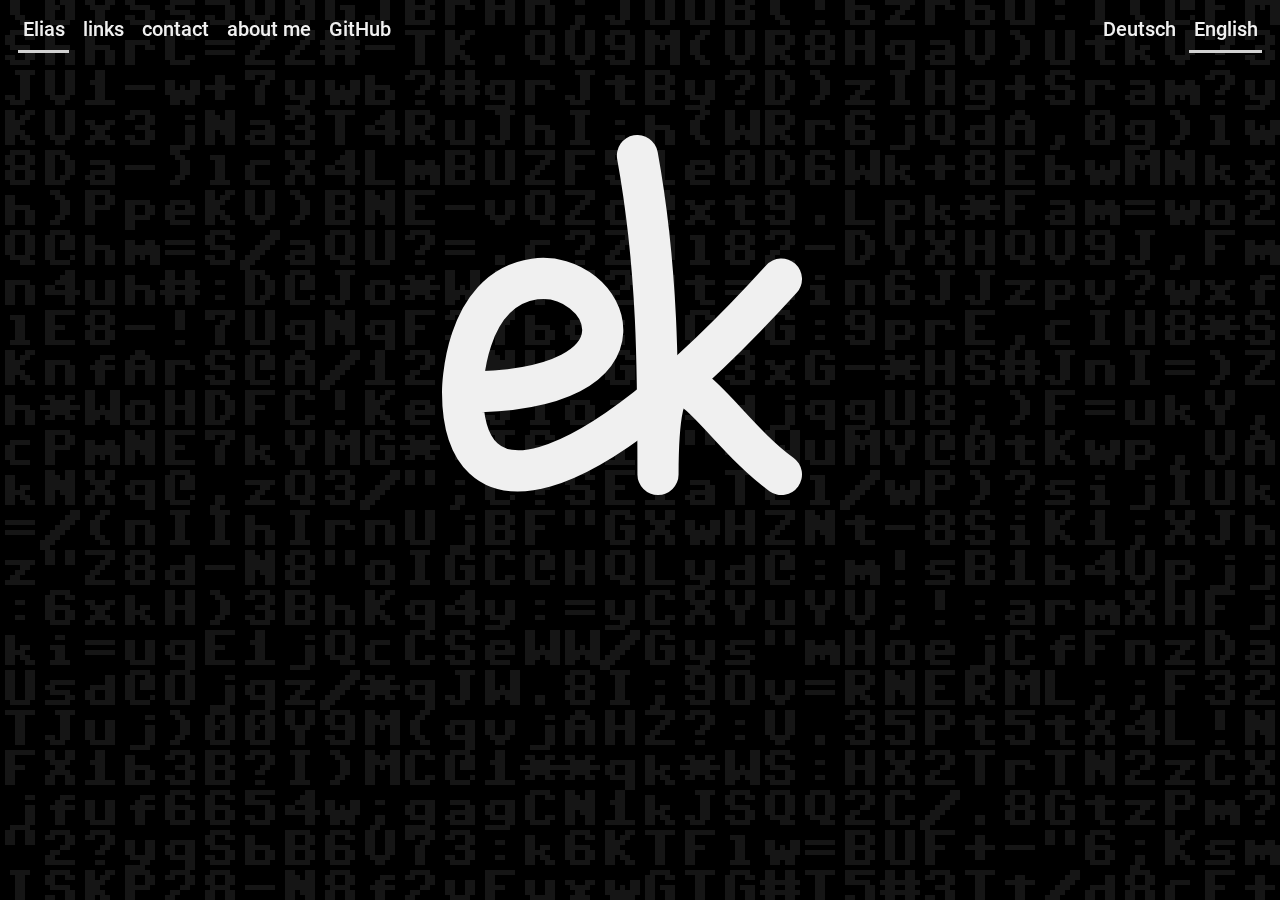
<file: index.html>
<!DOCTYPE html>
<html>
    <head>
        <title>Elias Kamm</title>
        <link rel="icon" href="/favicon.ico" sizes="any"/>
        <link rel="icon" href="/favicon.svg" type="image/svg+xml"/>

        <meta charset="UTF-8"/>
        <meta name="viewport" content="width=device-width, initial-scale=1.0"/>
        <meta name="description" content="Hi! I'm Elias Kamm. | Hi! Ich bin Elias Kamm."/>
        <meta name="keywords" content="Elias Kamm, Developer, Programmer, Designer, Entwickler, Programmierer, Gestalter"/>
        <meta name="author" content="Elias Kamm"/>

        <script>
            let german = false,
                language = navigator.language.toLowerCase() ?? 'en',
                search = new URLSearchParams(window.location.search),
                path = '/';
            
            if (language.startsWith('de')) german = true;
            
            if (search.has('path')) path = search.get('path');

            window.location.replace((german ? '/de' : '/en') + path);
        </script>
    </head>

    <body>
        <center>
            <h2>Elias Kamm</h2><br>

            <h1>Click <a href="/en/">here</a> to continue.</h1>
            <h1>Klicken Sie <a href="/de/">hier</a> zum Fortfahren.</h1>
        </center>
    </body>
</html>
</file>
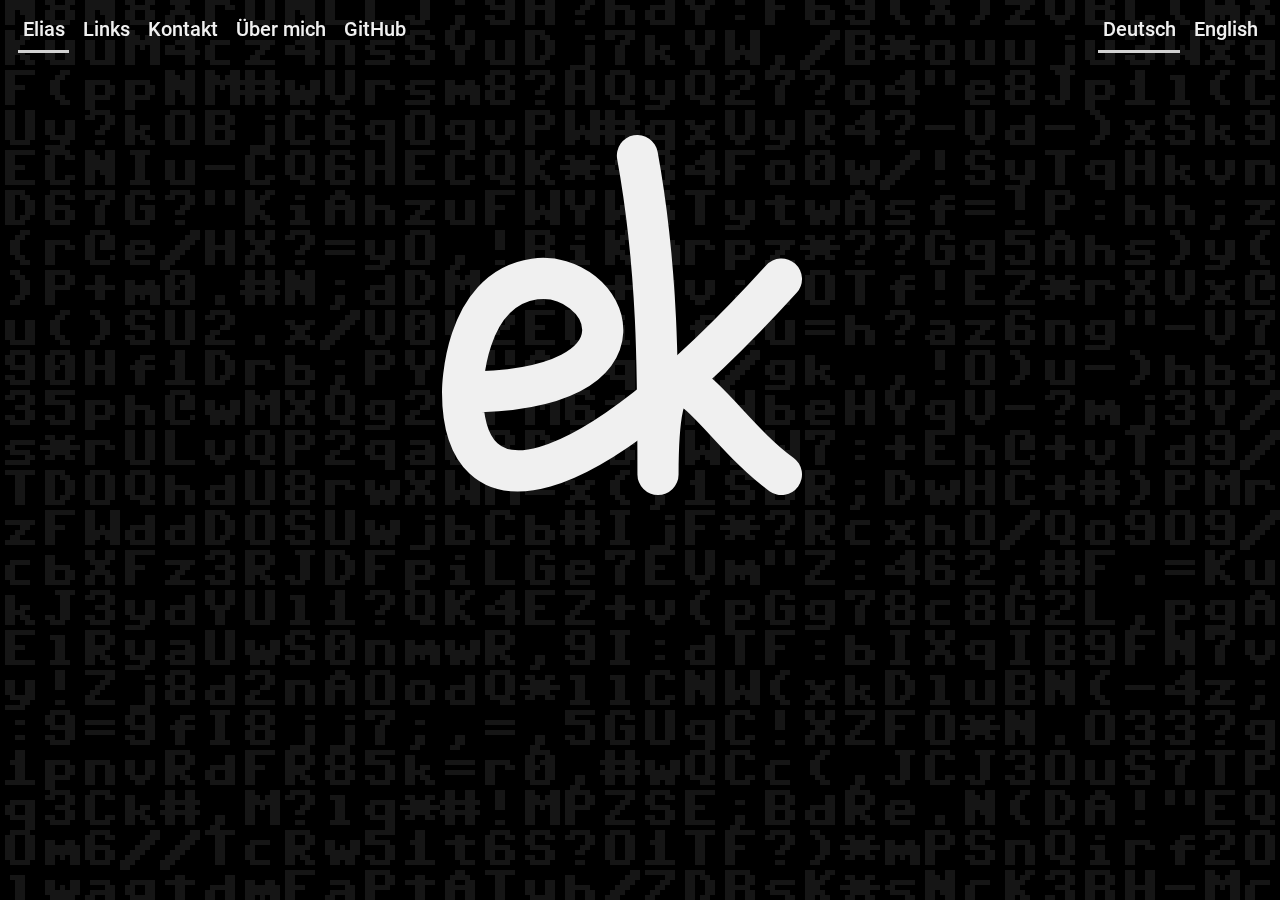
<file: de/index.html>
<!DOCTYPE html>
<html lang="de">
    <head>
        <title>Elias Kamm</title>
        <link rel="icon" href="/favicon.ico" sizes="any"/>
        <link rel="icon" href="/favicon.svg" type="image/svg+xml"/>

        <meta charset="UTF-8"/>
        <meta name="viewport" content="width=device-width, initial-scale=1.0"/>
        <meta name="description" content="Hi! Ich bin Elias Kamm. Das hier ist meine Homepage."/>
        <meta name="keywords" content="Elias Kamm, Designer, Entwickler, Programmierer, Gestalter"/>
        <meta name="author" content="Elias Kamm"/>

        <link rel="stylesheet" href="/common/style.css"/>
        <link rel="stylesheet" href="/common/styles/home.css"/>

        <script src="/common/assets/chars.js"></script>
        <script src="/common/scripts/home.js"></script>
        <script src="/common/script.js"></script>
    </head>

    <body>
        <div id="back">
            <canvas id="back-frame"></canvas>
            <div id="back-cover"></div>
            <div id="back-measure"></div>
        </div>

        <div class="header header-left">
            <a href="/de/" current>Elias</a>
            <a href="/de/links/">Links</a>
            <a href="/de/contact/">Kontakt</a>
            <a href="/de/about/">Über mich</a>
            <a href="https://github.com/elikamm/">GitHub</a>
        </div>

        <div class="header header-right">
            <a href="/de/" current>Deutsch</a>
            <a href="/en/">English</a>
        </div>

        <svg id="logo" viewBox="0 0 35 35">
            <use href="/common/assets/logo.svg#e"/>
            <use href="/common/assets/logo.svg#k"/>
        </svg>

        <div id="names">
            <a href="/de/" fly-in initial>Elias Kamm</a>
        </div>
    </body>
</html>
</file>
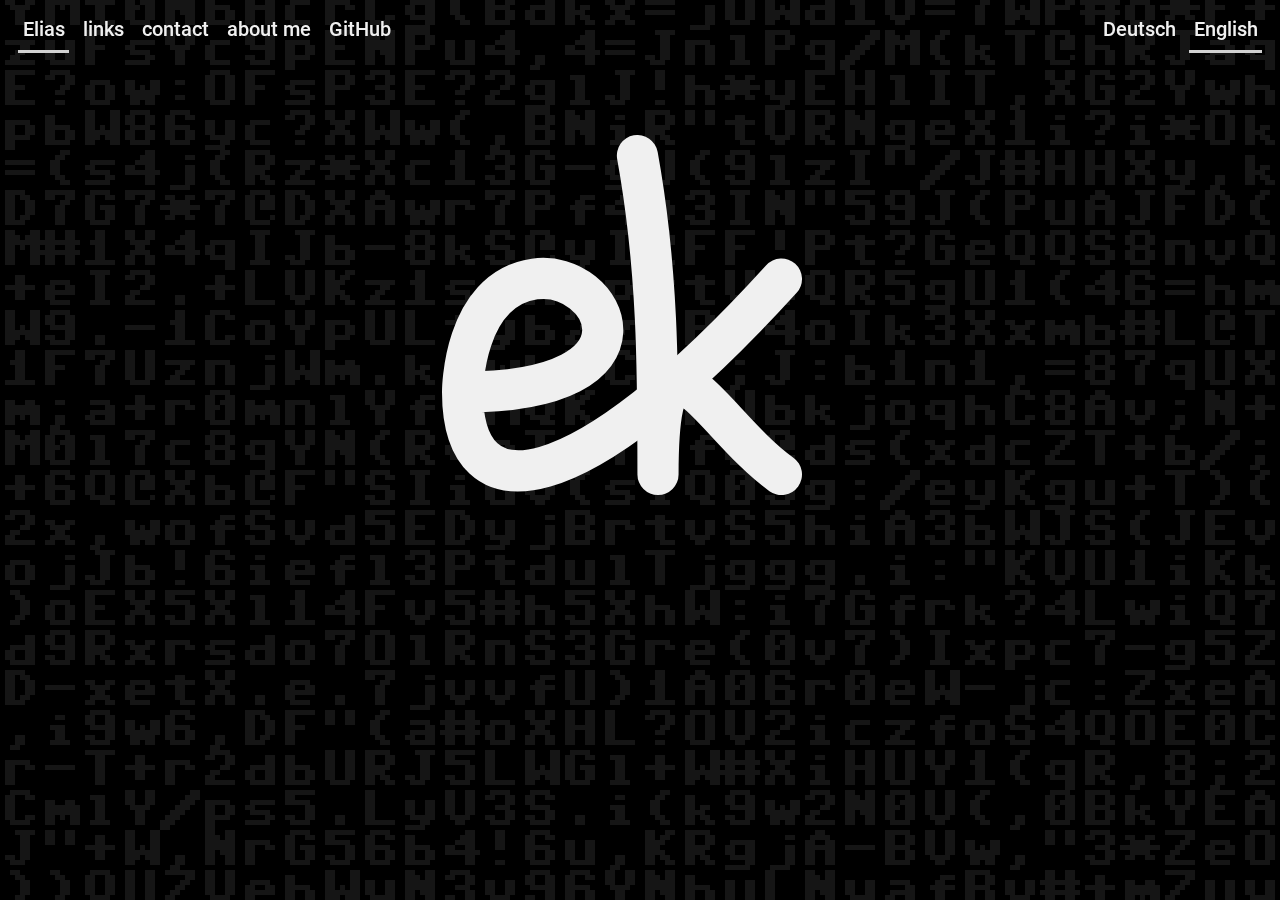
<file: en/index.html>
<!DOCTYPE html>
<html lang="en">
    <head>
        <title>Elias Kamm</title>
        <link rel="icon" href="/favicon.ico" sizes="any"/>
        <link rel="icon" href="/favicon.svg" type="image/svg+xml"/>

        <meta charset="UTF-8"/>
        <meta name="viewport" content="width=device-width, initial-scale=1.0"/>
        <meta name="description" content="Hi! I'm Elias Kamm. This is my homepage."/>
        <meta name="keywords" content="Elias Kamm, Developer, Programmer, Designer"/>
        <meta name="author" content="Elias Kamm"/>

        <link rel="stylesheet" href="/common/style.css"/>
        <link rel="stylesheet" href="/common/styles/home.css"/>

        <script src="/common/assets/chars.js"></script>
        <script src="/common/scripts/home.js"></script>
        <script src="/common/script.js"></script>
    </head>

    <body>
        <div id="back">
            <canvas id="back-frame"></canvas>
            <div id="back-cover"></div>
            <div id="back-measure"></div>
        </div>
        
        <div class="header header-left">
            <a href="/en/" current>Elias</a>
            <a href="/en/links/">links</a>
            <a href="/en/contact/">contact</a>
            <a href="/en/about/">about me</a>
            <a href="https://github.com/elikamm/">GitHub</a>
        </div>

        <div class="header header-right">
            <a href="/de/">Deutsch</a>
            <a href="/en/" current>English</a>
        </div>

        <svg id="logo" viewBox="0 0 35 35">
            <use href="/common/assets/logo.svg#e"/>
            <use href="/common/assets/logo.svg#k"/>
        </svg>

        <div id="names">
            <a href="/en/" fly-in initial>Elias Kamm</a>
        </div>
    </body>
</html>
</file>
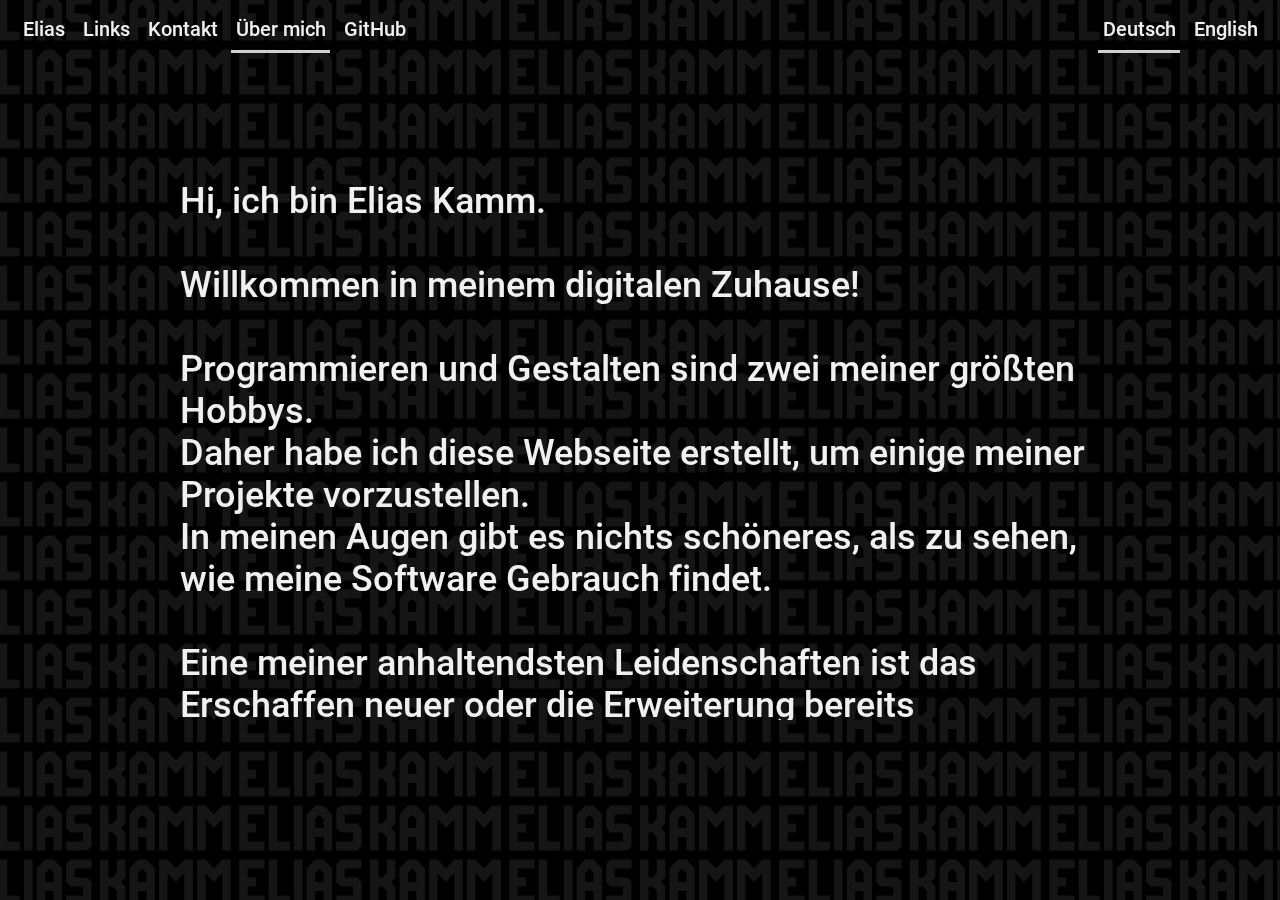
<file: de/about/index.html>
<!DOCTYPE html>
<html lang="de">
    <head>
        <title>Über mich - Elias Kamm</title>
        <link rel="icon" href="/favicon.ico" sizes="any"/>
        <link rel="icon" href="/favicon.svg" type="image/svg+xml"/>

        <meta charset="UTF-8"/>
        <meta name="viewport" content="width=device-width, initial-scale=1.0"/>
        <meta name="description" content="Hi! Ich bin Elias Kamm. Das bin ich."/>
        <meta name="keywords" content="Elias Kamm, Über mich"/>
        <meta name="author" content="Elias Kamm"/>

        <link rel="stylesheet" href="/common/style.css"/>
        <link rel="stylesheet" href="/common/styles/about.css"/>

        <script src="/common/scripts/about.js"></script>
        <script src="/common/script.js"></script>
    </head>

    <body>
        <div id="back">
            <div id="back-pattern">
                <div id="back-slider"></div>
            </div>

            <div id="back-measure"></div>
        </div>
        
        <div class="header header-left">
            <a href="/de/">Elias</a>
            <a href="/de/links/">Links</a>
            <a href="/de/contact/">Kontakt</a>
            <a href="/de/about/" current>Über mich</a>
            <a href="https://github.com/elikamm/">GitHub</a>
        </div>

        <div class="header header-right">
            <a href="/de/about/" current>Deutsch</a>
            <a href="/en/about/">English</a>
        </div>

        <div id="about">
            Hi, ich bin Elias Kamm.<br><br>
            Willkommen in meinem digitalen Zuhause!<br><br>
            Programmieren und Gestalten sind zwei meiner größten Hobbys.<br>
            Daher habe ich diese Webseite erstellt, um einige meiner Projekte vorzustellen.<br>
            In meinen Augen gibt es nichts schöneres, als zu sehen, wie meine Software Gebrauch findet.<br><br>
            Eine meiner anhaltendsten Leidenschaften ist das Erschaffen neuer oder die Erweiterung bereits existierender Programme.<br>
            Immer nach dem Motto: schneller, simpler und zuverlässiger.<br>
            ...denn effiziente Software macht Spaß.<br><br>
            Seitdem ich denken kann, interessiere ich mich für Technik, und ich hoffe, ein wenig von meiner Faszination hier vermitteln zu können.<br><br>
            Schauen Sie sich gerne mal um!<br>
            Bei Fragen oder Anmerkungen können Sie mich immer kontaktieren.<br><br>
            Vielen Dank,<br>
            Elias Kamm
        </div>
    </body>
</html>
</file>
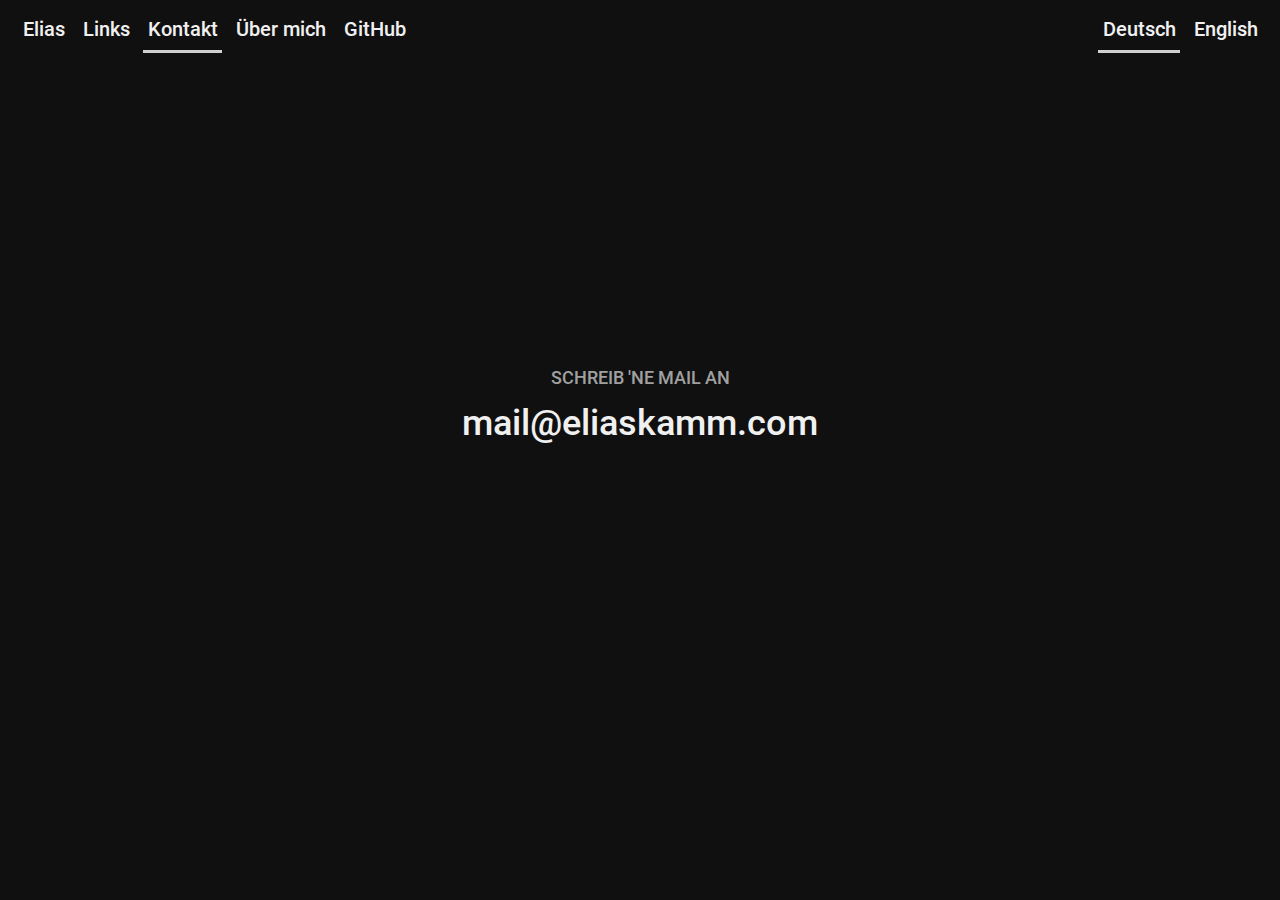
<file: de/contact/index.html>
<!DOCTYPE html>
<html lang="de">
    <head>
        <title>Kontakt - Elias Kamm</title>
        <link rel="icon" href="/favicon.ico" sizes="any"/>
        <link rel="icon" href="/favicon.svg" type="image/svg+xml"/>

        <meta charset="UTF-8"/>
        <meta name="viewport" content="width=device-width, initial-scale=1.0"/>
        <meta name="description" content="Hi! Ich bin Elias Kamm. So können Sie mich kontaktieren."/>
        <meta name="keywords" content="Elias Kamm, Kontakt"/>
        <meta name="author" content="Elias Kamm"/>

        <link rel="stylesheet" href="/common/style.css"/>
        <link rel="stylesheet" href="/common/styles/contact.css"/>
    </head>

    <body>
        <div class="header header-left">
            <a href="/de/">Elias</a>
            <a href="/de/links/">Links</a>
            <a href="/de/contact/" current>Kontakt</a>
            <a href="/de/about/">Über mich</a>
            <a href="https://github.com/elikamm/">GitHub</a>
        </div>

        <div class="header header-right">
            <a href="/de/contact/" current>Deutsch</a>
            <a href="/en/contact/">English</a>
        </div>

        <div id="hint">SCHREIB 'NE MAIL AN</div>
        <a href="mailto:mail@eliaskamm.com?body=Hi%20Elias%2C%0A" id="mail">mail@eliaskamm.com</a>
    </body>
</html>
</file>
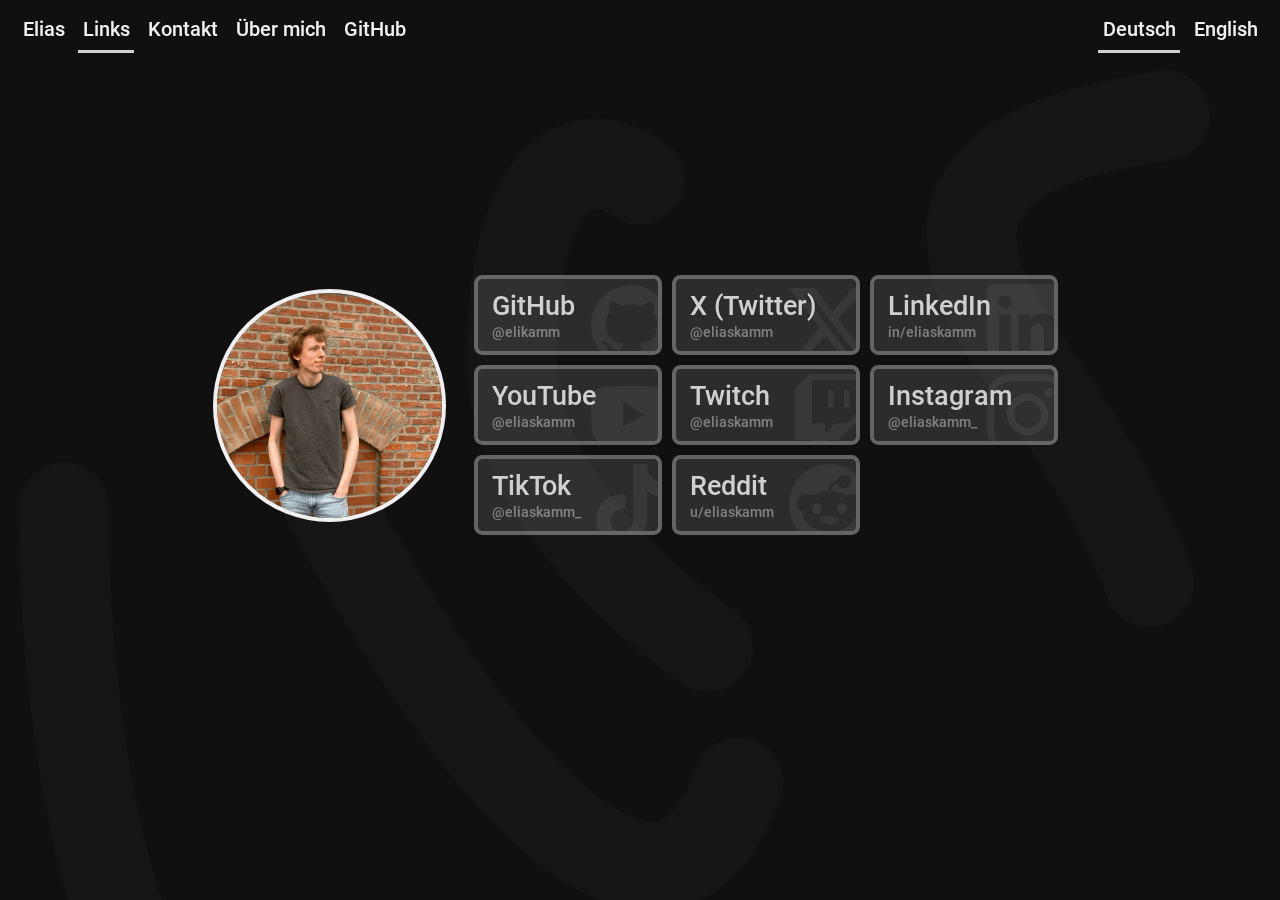
<file: de/links/index.html>
<!DOCTYPE html>
<html lang="de">
    <head>
        <title>Links - Elias Kamm</title>
        <link rel="icon" href="/favicon.ico" sizes="any"/>
        <link rel="icon" href="/favicon.svg" type="image/svg+xml"/>

        <meta charset="UTF-8"/>
        <meta name="viewport" content="width=device-width, initial-scale=1.0"/>
        <meta name="description" content="Hi! Ich bin Elias Kamm. Hier bin ich zu finden."/>
        <meta name="keywords" content="Elias Kamm, Links"/>
        <meta name="author" content="Elias Kamm"/>

        <link rel="stylesheet" href="/common/style.css"/>
        <link rel="stylesheet" href="/common/styles/links.css"/>
    </head>

    <body>
        <svg id="back" viewBox="0 0 5 5" preserveAspectRatio="none" xmlns="http://www.w3.org/2000/svg">
            <path d="M1 6C0 6 0-1 1 2 2 5 3 6 3 3 3 1 2 0 2 2 2 4 6 6 4 2 3 0 6 1 6 0" vector-effect="non-scaling-stroke"/>
        </svg>

        <div class="header header-left">
            <a href="/de/">Elias</a>
            <a href="/de/links/" current>Links</a>
            <a href="/de/contact/">Kontakt</a>
            <a href="/de/about/">Über mich</a>
            <a href="https://github.com/elikamm/">GitHub</a>
        </div>

        <div class="header header-right">
            <a href="/de/links/" current>Deutsch</a>
            <a href="/en/links/">English</a>
        </div>

        <img src="/common/assets/profile.jpeg" id="profile">

        <div id="links">
            <a href="https://github.com/elikamm">
                <button class="link">
                    <svg class="link-icon"><use href="/common/assets/icons.svg#github"></use></svg>
                    <div class="link-name">GitHub</div>
                    <div class="link-profile">@elikamm</div>
                </button>
            </a>
            <a href="https://x.com/eliaskamm">
                <button class="link">
                    <svg class="link-icon"><use href="/common/assets/icons.svg#x"></use></svg>
                    <div class="link-name">X (Twitter)</div>
                    <div class="link-profile">@eliaskamm</div>
                </button>
            </a>
            <a href="https://www.linkedin.com/in/eliaskamm/">
                <button class="link">
                    <svg class="link-icon"><use href="/common/assets/icons.svg#linkedin"></use></svg>
                    <div class="link-name">LinkedIn</div>
                    <div class="link-profile">in/eliaskamm</div>
                </button>
            </a>
            <a href="https://www.youtube.com/@eliaskamm">
                <button class="link">
                    <svg class="link-icon"><use href="/common/assets/icons.svg#youtube"></use></svg>
                    <div class="link-name">YouTube</div>
                    <div class="link-profile">@eliaskamm</div>
                </button>
            </a>
            <a href="https://twitch.tv/eliaskamm">
                <button class="link">
                    <svg class="link-icon"><use href="/common/assets/icons.svg#twitch"></use></svg>
                    <div class="link-name">Twitch</div>
                    <div class="link-profile">@eliaskamm</div>
                </button>
            </a>
            <a href="https://www.instagram.com/eliaskamm_/">
                <button class="link">
                    <svg class="link-icon"><use href="/common/assets/icons.svg#instagram"></use></svg>
                    <div class="link-name">Instagram</div>
                    <div class="link-profile">@eliaskamm_</div>
                </button>
            </a>
            <a href="https://www.tiktok.com/@eliaskamm_">
                <button class="link">
                    <svg class="link-icon"><use href="/common/assets/icons.svg#tiktok"></use></svg>
                    <div class="link-name">TikTok</div>
                    <div class="link-profile">@eliaskamm_</div>
                </button>
            </a>
            <a href="https://www.reddit.com/user/eliaskamm/">
                <button class="link">
                    <svg class="link-icon"><use href="/common/assets/icons.svg#reddit"></use></svg>
                    <div class="link-name">Reddit</div>
                    <div class="link-profile">u/eliaskamm</div>
                </button>
            </a>
        </div>
    </body>
</html>
</file>
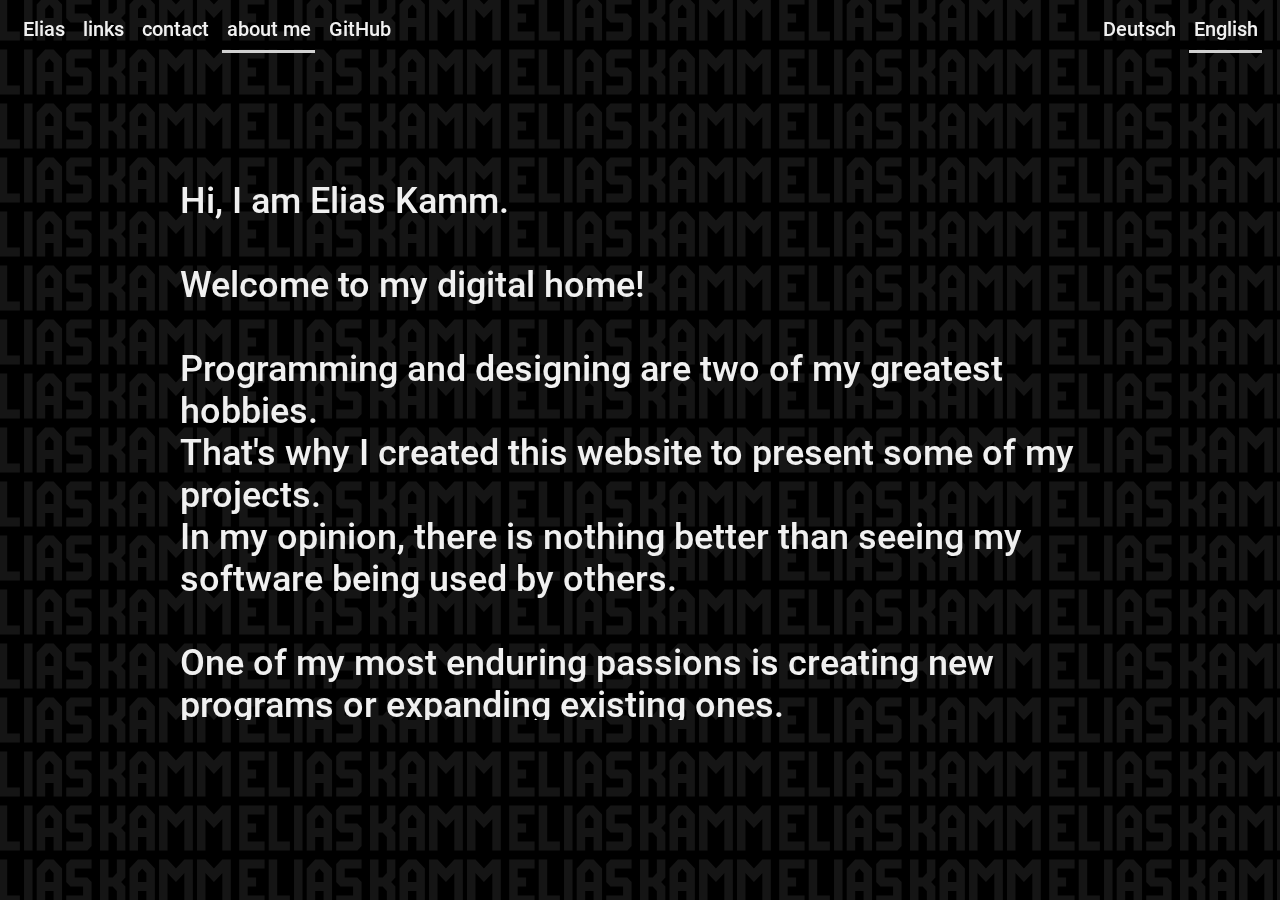
<file: en/about/index.html>
<!DOCTYPE html>
<html lang="en">
    <head>
        <title>about me - Elias Kamm</title>
        <link rel="icon" href="/favicon.ico" sizes="any"/>
        <link rel="icon" href="/favicon.svg" type="image/svg+xml"/>

        <meta charset="UTF-8"/>
        <meta name="viewport" content="width=device-width, initial-scale=1.0"/>
        <meta name="description" content="Hi! I'm Elias Kamm. This is me."/>
        <meta name="keywords" content="Elias Kamm, about me"/>
        <meta name="author" content="Elias Kamm"/>

        <link rel="stylesheet" href="/common/style.css"/>
        <link rel="stylesheet" href="/common/styles/about.css"/>

        <script src="/common/scripts/about.js"></script>
        <script src="/common/script.js"></script>
    </head>

    <body>
        <div id="back">
            <div id="back-pattern">
                <div id="back-slider"></div>
            </div>

            <div id="back-measure"></div>
        </div>

        <div class="header header-left">
            <a href="/en/">Elias</a>
            <a href="/en/links/">links</a>
            <a href="/en/contact/">contact</a>
            <a href="/en/about/" current>about me</a>
            <a href="https://github.com/elikamm/">GitHub</a>
        </div>

        <div class="header header-right">
            <a href="/de/about/">Deutsch</a>
            <a href="/en/about/" current>English</a>
        </div>

        <div id="about">
            Hi, I am Elias Kamm.<br><br>
            Welcome to my digital home!<br><br>
            Programming and designing are two of my greatest hobbies.<br>
            That's why I created this website to present some of my projects.<br>
            In my opinion, there is nothing better than seeing my software being used by others.<br><br>
            One of my most enduring passions is creating new programs or expanding existing ones.<br>
            Always according to the motto: faster, simpler and more reliable.<br>
            ...because efficient software is fun.<br><br>
            I've been interested in technology for as long as I can remember, and I hope to convey some of my fascination here.<br><br>
            Feel free to <a href="https://open.spotify.com/intl-de/track/2avKuMN2QXkaG9vvHa2JLt?si=5dcd7db9e930486e">take a look around</a>!<br>
            If you have any questions or comments, you can always contact me.<br><br>
            Thank you,<br>
            Elias Kamm
        </div>
    </body>
</html>
</file>
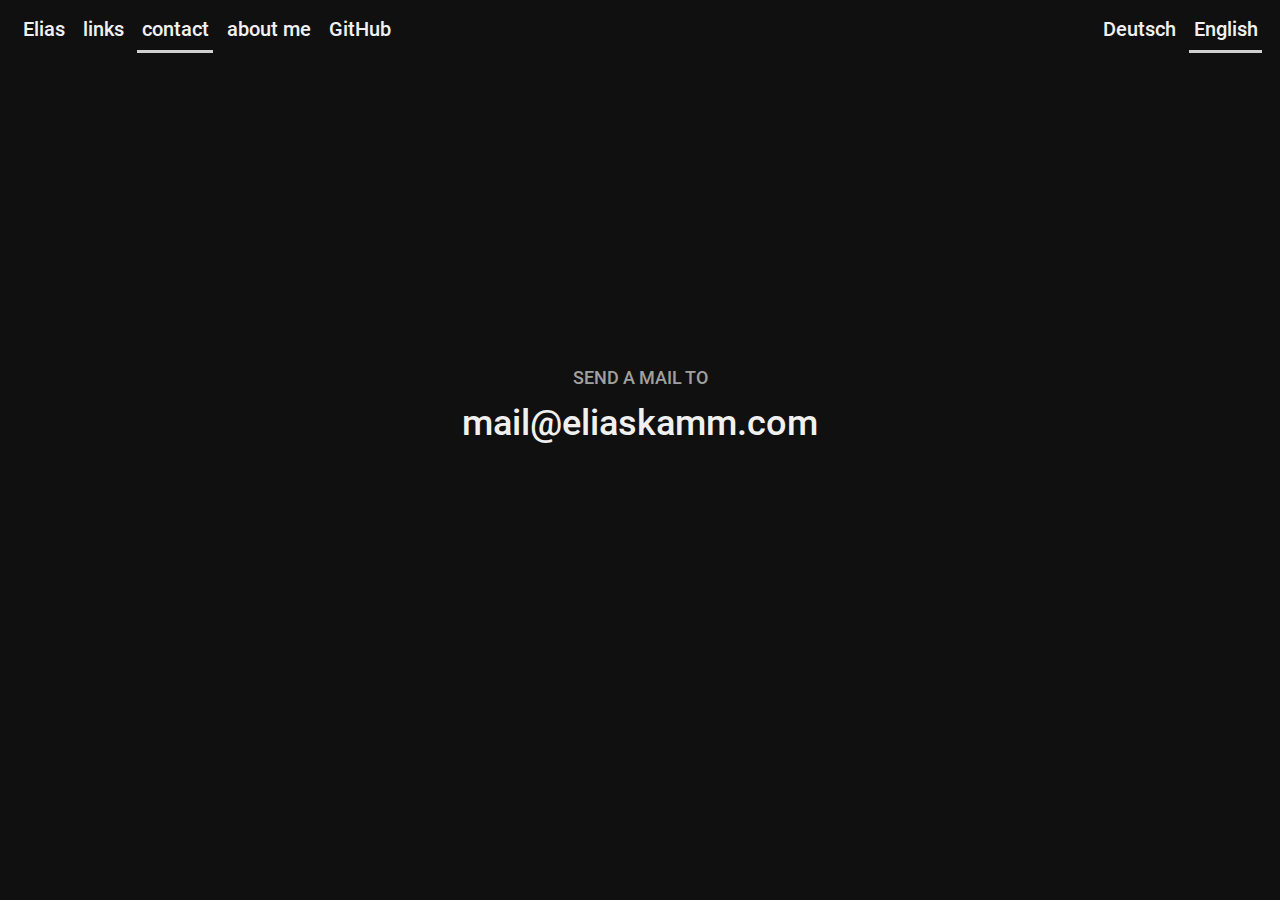
<file: en/contact/index.html>
<!DOCTYPE html>
<html lang="en">
    <head>
        <title>contact - Elias Kamm</title>
        <link rel="icon" href="/favicon.ico" sizes="any"/>
        <link rel="icon" href="/favicon.svg" type="image/svg+xml"/>

        <meta charset="UTF-8"/>
        <meta name="viewport" content="width=device-width, initial-scale=1.0"/>
        <meta name="description" content="Hi! I'm Elias Kamm. Here's how you can contact me."/>
        <meta name="keywords" content="Elias Kamm, Contact"/>
        <meta name="author" content="Elias Kamm"/>

        <link rel="stylesheet" href="/common/style.css"/>
        <link rel="stylesheet" href="/common/styles/contact.css"/>
    </head>

    <body>
        <div class="header header-left">
            <a href="/en/">Elias</a>
            <a href="/en/links/">links</a>
            <a href="/en/contact/" current>contact</a>
            <a href="/en/about/">about me</a>
            <a href="https://github.com/elikamm/">GitHub</a>
        </div>

        <div class="header header-right">
            <a href="/de/contact/">Deutsch</a>
            <a href="/en/contact/" current>English</a>
        </div>

        <div id="hint">SEND A MAIL TO</div>
        <a href="mailto:mail@eliaskamm.com?body=Hi%20Elias%2C%0A" id="mail">mail@eliaskamm.com</a>
    </body>
</html>
</file>
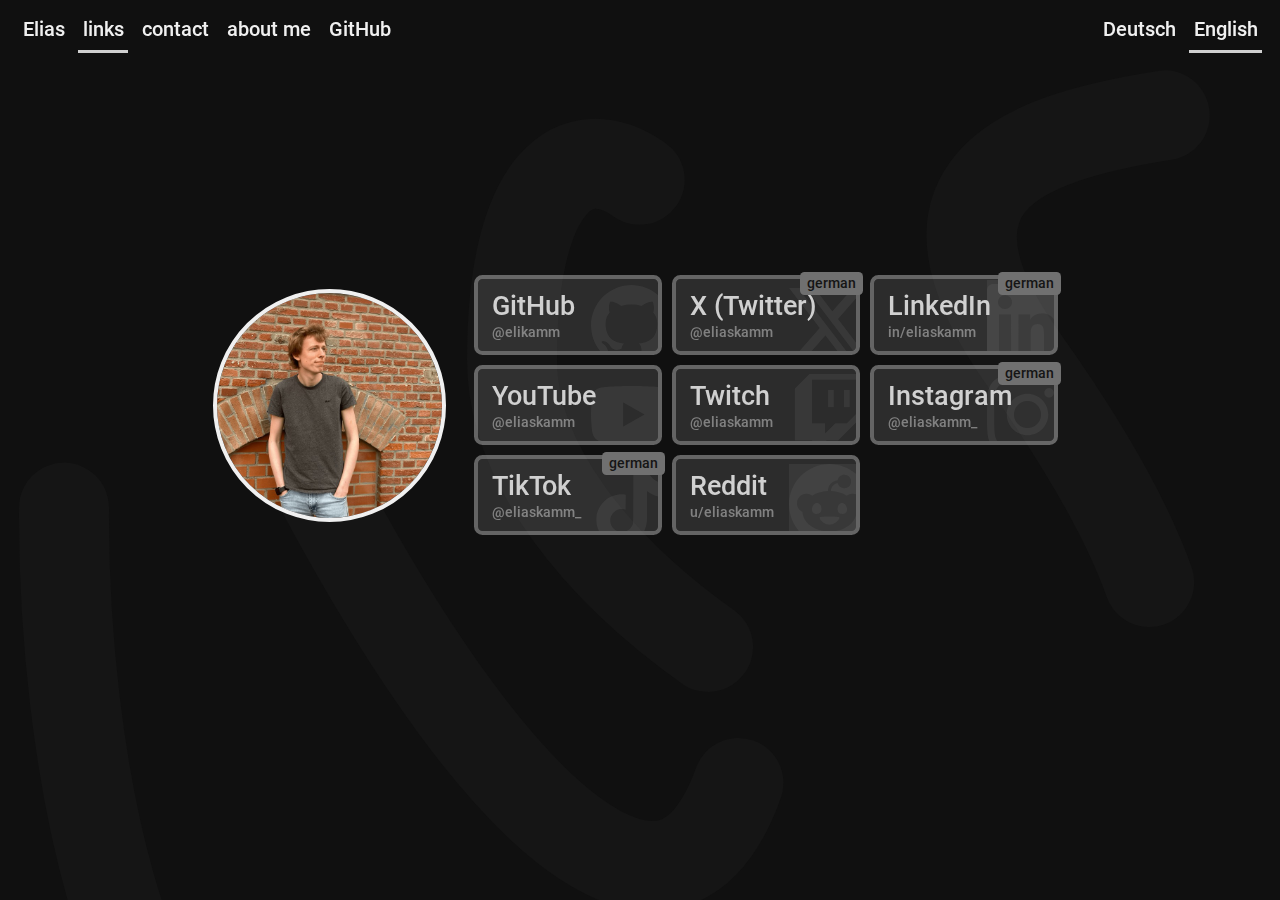
<file: en/links/index.html>
<!DOCTYPE html>
<html lang="en">
    <head>
        <title>links - Elias Kamm</title>
        <link rel="icon" href="/favicon.ico" sizes="any"/>
        <link rel="icon" href="/favicon.svg" type="image/svg+xml"/>

        <meta charset="UTF-8"/>
        <meta name="viewport" content="width=device-width, initial-scale=1.0"/>
        <meta name="description" content="Hi! I'm Elias Kamm. You can find me here."/>
        <meta name="keywords" content="Elias Kamm, Links"/>
        <meta name="author" content="Elias Kamm"/>

        <link rel="stylesheet" href="/common/style.css"/>
        <link rel="stylesheet" href="/common/styles/links.css"/>
    </head>

    <body>
        <svg id="back" viewBox="0 0 5 5" preserveAspectRatio="none" xmlns="http://www.w3.org/2000/svg">
            <path d="M1 6C0 6 0-1 1 2 2 5 3 6 3 3 3 1 2 0 2 2 2 4 6 6 4 2 3 0 6 1 6 0" vector-effect="non-scaling-stroke"/>
        </svg>
        
        <div class="header header-left">
            <a href="/en/">Elias</a>
            <a href="/en/links/" current>links</a>
            <a href="/en/contact/">contact</a>
            <a href="/en/about/">about me</a>
            <a href="https://github.com/elikamm/">GitHub</a>
        </div>

        <div class="header header-right">
            <a href="/de/links/">Deutsch</a>
            <a href="/en/links/" current>English</a>
        </div>

        <img src="/common/assets/profile.jpeg" id="profile">

        <div id="links">
            <a href="https://github.com/elikamm">
                <button class="link">
                    <svg class="link-icon"><use href="/common/assets/icons.svg#github"></use></svg>
                    <div class="link-name">GitHub</div>
                    <div class="link-profile">@elikamm</div>
                </button>
            </a>
            <a href="https://x.com/eliaskamm">
                <button class="link">
                    <svg class="link-icon"><use href="/common/assets/icons.svg#x"></use></svg>
                    <div class="link-name">X (Twitter)</div>
                    <div class="link-profile">@eliaskamm</div>
                </button>
                <div class="link-info">german</div>
            </a>
            <a href="https://www.linkedin.com/in/eliaskamm/">
                <button class="link">
                    <svg class="link-icon"><use href="/common/assets/icons.svg#linkedin"></use></svg>
                    <div class="link-name">LinkedIn</div>
                    <div class="link-profile">in/eliaskamm</div>
                </button>
                <div class="link-info">german</div>
            </a>
            <a href="https://www.youtube.com/@eliaskamm">
                <button class="link">
                    <svg class="link-icon"><use href="/common/assets/icons.svg#youtube"></use></svg>
                    <div class="link-name">YouTube</div>
                    <div class="link-profile">@eliaskamm</div>
                </button>
            </a>
            <a href="https://twitch.tv/eliaskamm">
                <button class="link">
                    <svg class="link-icon"><use href="/common/assets/icons.svg#twitch"></use></svg>
                    <div class="link-name">Twitch</div>
                    <div class="link-profile">@eliaskamm</div>
                </button>
            </a>
            <a href="https://www.instagram.com/eliaskamm_/">
                <button class="link">
                    <svg class="link-icon"><use href="/common/assets/icons.svg#instagram"></use></svg>
                    <div class="link-name">Instagram</div>
                    <div class="link-profile">@eliaskamm_</div>
                </button>
                <div class="link-info">german</div>
            </a>
            <a href="https://www.tiktok.com/@eliaskamm_">
                <button class="link">
                    <svg class="link-icon"><use href="/common/assets/icons.svg#tiktok"></use></svg>
                    <div class="link-name">TikTok</div>
                    <div class="link-profile">@eliaskamm_</div>
                </button>
                <div class="link-info">german</div>
            </a>
            <a href="https://www.reddit.com/user/eliaskamm/">
                <button class="link">
                    <svg class="link-icon"><use href="/common/assets/icons.svg#reddit"></use></svg>
                    <div class="link-name">Reddit</div>
                    <div class="link-profile">u/eliaskamm</div>
                </button>
            </a>
        </div>
    </body>
</html>
</file>
<file: common/style.css>
@font-face {
    font-family: "Roboto";
    src: url("/common/assets/font.woff");
}

:root {
    font-size: min(1vmin, 10px);

    /*--layer0: #ffffff;
    --layer1: #fafafa;
    --layer8: #707070;
    --layer9: #202020;

    --object-layer0: #a0a0a020;
    --object-layer1: #a0a0a010;
    --object-layer7: #a0a0a060;
    --object-layer8: #a0a0a040;
    --object-layer9: #404040;*/

    --layer0: #101010;
    --layer1: #151515;
    --layer7: #707070;
    --layer8: #a0a0a0;
    --layer9: #f0f0f0;
    
    --object-layer0: #f0f0f020;
    --object-layer1: #f0f0f030;
    --object-layer7: #f0f0f060;
    --object-layer8: #f0f0f070;
    --object-layer9: #d0d0d0;
}

* {
    font-family: "Roboto";
    font-size: 1rem;
}

body {
    background: var(--layer0);
    color: var(--layer9);
}

button {
    border: none;

    border-radius: .5rem;
    outline: .5rem solid var(--object-layer7);
    background: var(--object-layer0);
    color: var(--object-layer9);

    cursor: pointer;
}
a:hover button, a:focus button {
    outline: .5rem solid var(--object-layer8);
}
a:hover button {
    background: var(--object-layer1);
}
a:active button {
    outline: .5rem solid var(--object-layer7);
}

a {
    outline: none;
    color: var(--layer9);
    text-decoration: none;
}
a:hover, a:focus {
    text-decoration: underline;
}
a:active {
    color: var(--layer8);
}

.header {
    position: absolute;
    top: 1rem;

    display: flex;
    flex-direction: row;
    gap: 1rem;
}
.header-left { left: 2rem; }
.header-right { right: 2rem; }
.header a {
    position: relative;
    padding: 1rem .5rem 1rem .5rem;
    font-size: 2.2rem;
}
.header a[current]::after {
    content: "";
    position: absolute;
    top: 100%; left: 0;
    width: 100%; height: .3rem;
    background: var(--object-layer9);
}
</file>
<file: common/styles/home.css>
#back {
    position: absolute;
    top: 0; left: 0;
    width: 100%; height: 100%;
    overflow: hidden;

    background: var(--layer1);
}
#back-frame {
    position: absolute;
    top: 50%; left: 50%;
    transform: translate(-50%, -50%);

    image-rendering: pixelated;
    mix-blend-mode: multiply;
}
#back-measure {
    width: .5rem;
}

#logo {
    position: absolute;
    top: calc(50% - 35rem);
    left: calc(50% - 22rem);
    width: 40rem; height: 40rem;

    font-size: 1em;
    stroke: var(--layer9);
}
#logo use:nth-of-type(1) {
    animation: logo-e-draw 1s linear;
}
#logo use:nth-of-type(2) {
    animation: logo-k-draw 1.2s linear;
}
@keyframes logo-e-draw {
    0% { stroke-dasharray: 20em; stroke-dashoffset: 20em; }
    100% { stroke-dasharray: 20em; stroke-dashoffset: 0em; }
}
@keyframes logo-k-draw {
    0% { stroke-dasharray: 20em; stroke-dashoffset: 20em; }
    20% { stroke-dasharray: 20em; stroke-dashoffset: 20em; }
    100% { stroke-dasharray: 20em; stroke-dashoffset: 0em; }
}

#names {
    position: absolute;
    top: calc(50% + 12rem); left: 0;
    width: 100%; height: 8rem;
    overflow: hidden;
}
#names a {
    position: absolute;
    top: -100%; left: 50%;
    font-size: 5rem;
    line-height: 5rem;
    padding: 1.5rem;
    transform: translateX(-50%);
}
#names a[fly-in] {
    animation: fly-in .2s ease-in-out forwards;
}
#names a[fly-out] {
    animation: fly-out .2s ease-in-out forwards;
}
#names a[initial] {
    animation-delay: .4s;
}

@keyframes fly-in {
    0% { top: -100%; }
    100% { top: 0; }
}

@keyframes fly-out {
    0% { top: 0; }
    100% { top: 100%; }
}
</file>
<file: common/styles/about.css>
#back {
    --back-width: 30rem;
    --back-height: 6rem;

    position: fixed;
    top: 0; left: 0;
    width: 100%; height: 100%;
    overflow: hidden;

    background: var(--layer1);
}
#back-pattern {
    position: absolute;
    top: 50%; left: 50%;
    transform: translate(-50%, -50%);

    background: url("/common/assets/name.svg"), #000000;
    background-size: var(--back-width) var(--back-height);

    mix-blend-mode: multiply;
    will-change: opacity;
}
#back-measure {
    width: var(--back-width); height: var(--back-height);
}
#back-slider {
    position: absolute;

    background: url("/common/assets/name.svg"), #000000;
    background-size: var(--back-width) var(--back-height);
}

@keyframes back-slide-x {
    0% { background-position: 0 0; }
    100% { background-position: var(--back-width) 0; }
}

@keyframes back-slide-y {
    0% { background-position: 0 0; }
    100% { background-position: 0 calc(var(--back-height) * 2); }
}

#about {
    position: absolute;
    top: 20rem; left: 20rem;
    width: calc(100% - 40rem);
    height: calc(100% - 40rem);

    font-size: 4rem;

    overflow: hidden scroll;
}
#about a {
    font-size: 4rem;
}
</file>
<file: common/styles/contact.css>
#hint {
    position: absolute;
    top: calc(45% - 4rem); left: 0;
    width: 100%; line-height: 2rem;
    font-size: 2rem;

    color: var(--layer8);

    text-align: center;
}

#mail {
    position: absolute;
    top: 45%; left: 0;
    width: 100%; line-height: 4rem;
    font-size: 4rem;

    text-align: center;
}
</file>
<file: common/styles/links.css>
#back {
    position: fixed;
    top: 0; left: 0;
    width: 100%; height: 100%;
}
#back path {
    fill: none;
    stroke: var(--layer1);
    stroke-width: 10rem;
    width: 100%;

    stroke-dasharray: 50vmax;
    stroke-linecap: round;
    animation: draw 60s linear infinite;
}
@keyframes draw {
    0% { stroke-dashoffset: 100vmax; }
    100% { stroke-dashoffset: 0vmax; }
}

#profile {
    position: absolute;
    top: calc(45% - 12.5rem);
    left: calc(50% - 47rem);
    width: 25rem; height: 25rem;
    border-radius: 12.5rem;

    outline: .5rem solid var(--layer9);
}

#links {
    position: absolute;
    top: 45%; left: calc(50% - 18rem);
    transform: translateY(-50%);

    display: grid;
    grid-template-columns: repeat(3, 20rem);
    grid-auto-rows: 8rem;
    gap: 2rem;
}

#links a {
    position: relative;
}
.link {
    position: relative;
    width: 100%;
    height: 100%;
    overflow: hidden;
}
.link-info {
    position: absolute;
    top: -.8rem; right: -.8rem;
    padding: .4rem .8rem .4rem .8rem;
    font-size: 1.5rem;
    border-radius: .5rem;
    background: var(--layer7);
    color: var(--layer1);
}
.link-icon {
    position: absolute;
    bottom: -1.5rem; right: -1.5rem;
    width: 9rem; height: 9rem;
    opacity: .5;
}
.link-icon use {
    fill: var(--object-layer0);
}
.link-name {
    position: absolute;
    top: 1.5rem; left: 1.5rem;
    font-size: 3rem;
    line-height: 3rem;
}
.link-profile {
    position: absolute;
    top: 5rem; left: 1.5rem;
    font-size: 1.5rem;
    color: var(--object-layer8);
}

@media (orientation: portrait) {
    #profile {
        left: calc(50% - 12.5rem);
        top: calc(50% - 30rem);
    }

    #links {
        top: calc(50% + 15rem);
        left: calc(50% - 32rem);
    }
}
</file>
